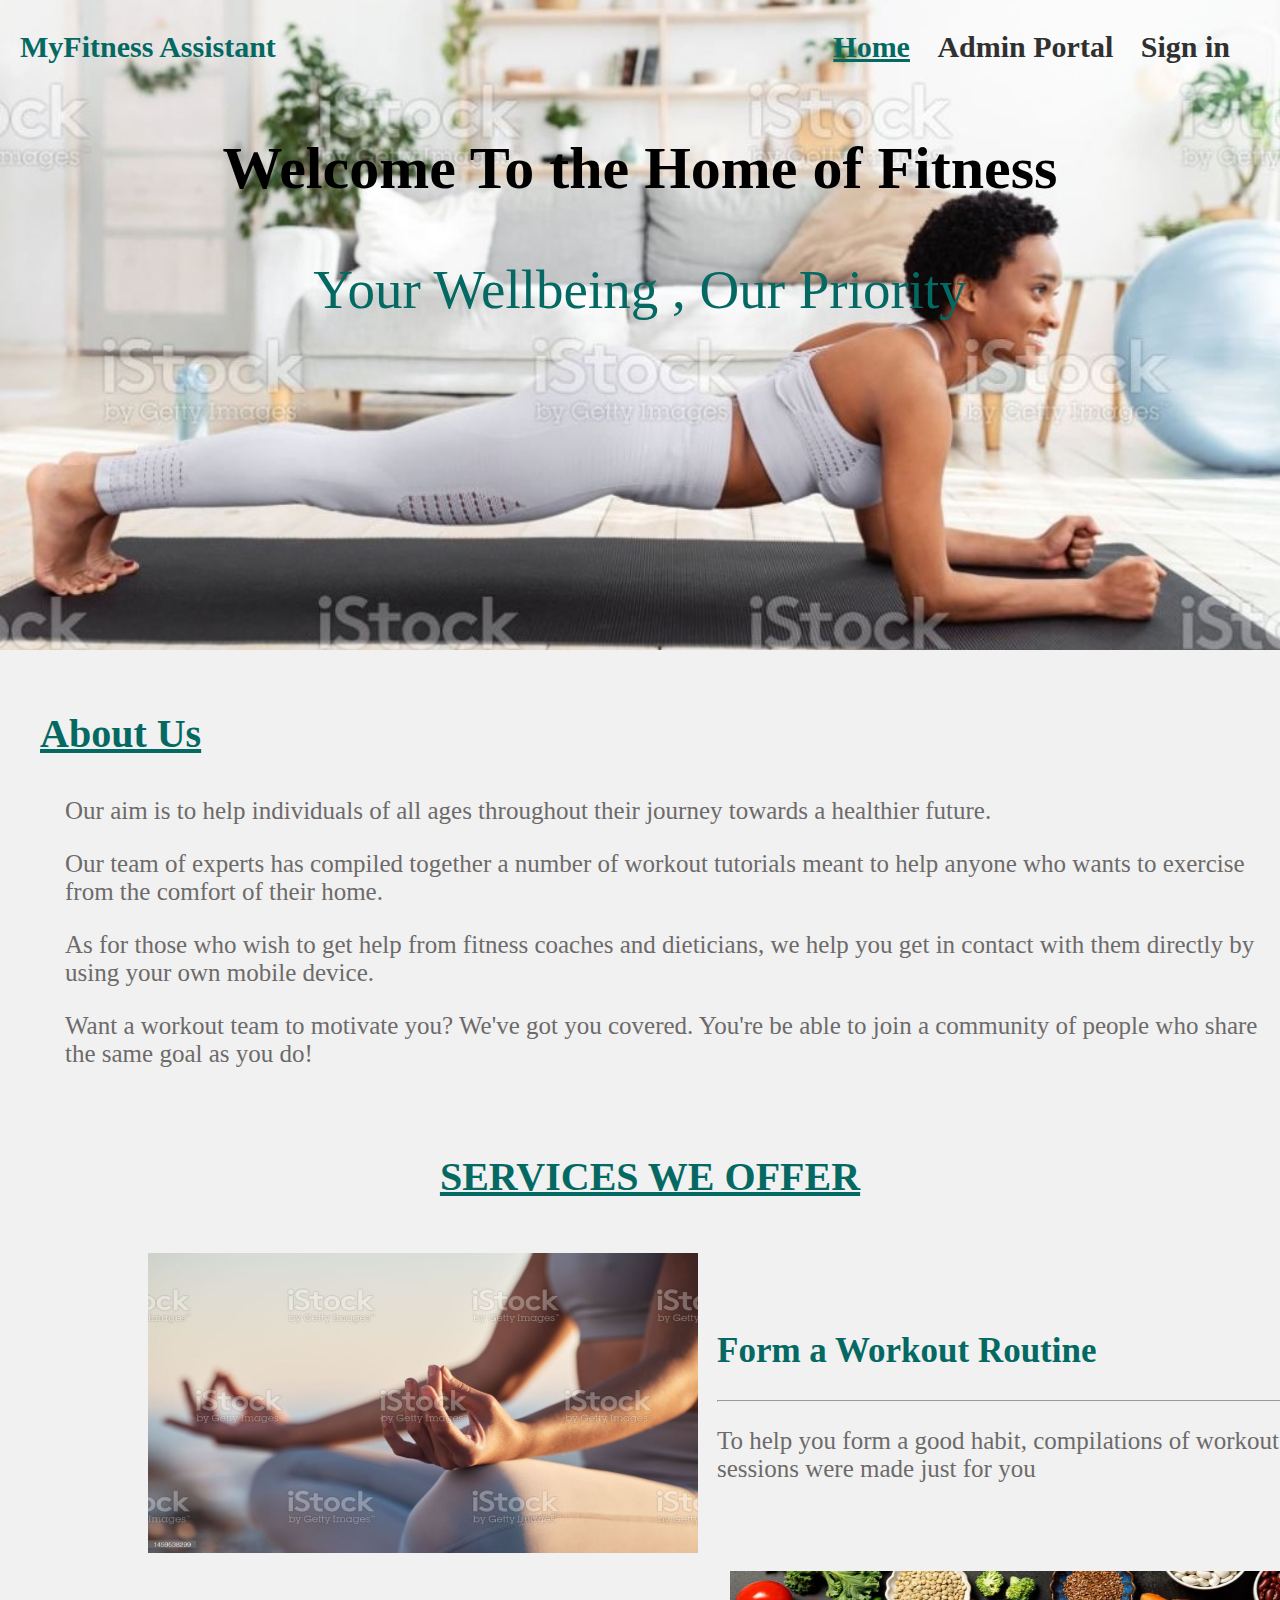
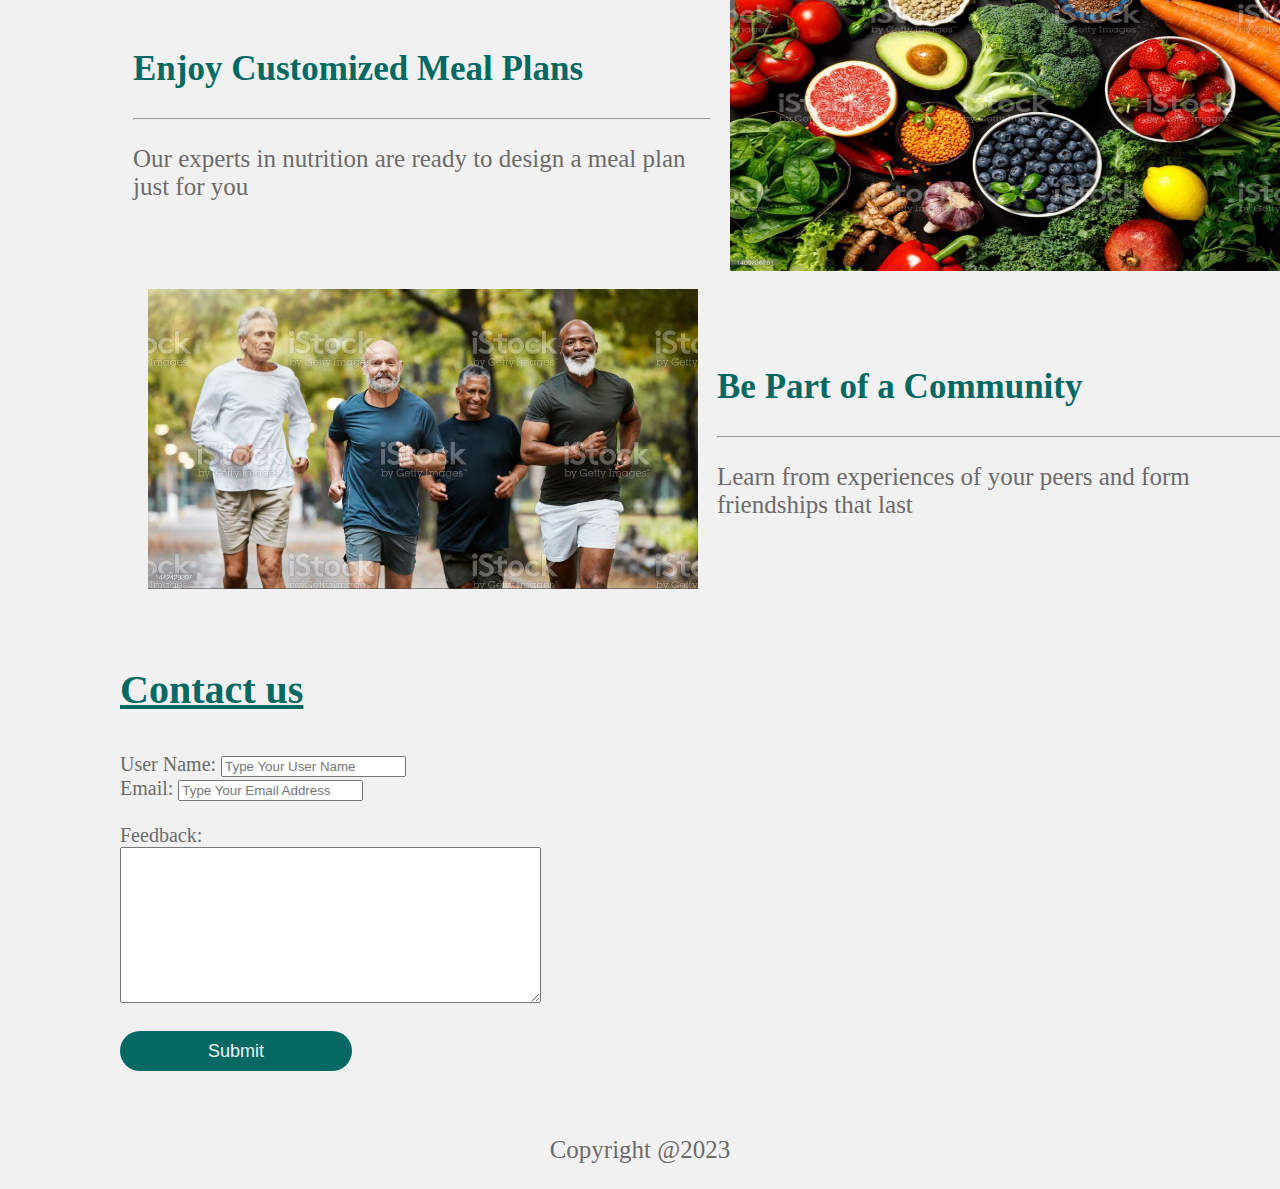
<file: index.html>
<!DOCTYPE html>
<html lang="en">
<head>
    <meta charset="UTF-8">
    <meta name="viewport" content="width=device-width, initial-scale=1.0">
    <link rel="stylesheet" href="style.css">
    <link rel="stylesheet" href="responsive.css">
    <title>My Fitness Assistant</title>
</head>
<body>
    <section class="header">        
        <div class="headerheading">
            <h3>MyFitness Assistant</h3>
            <div id="navbar">
                <ul>
                    <a class="active" href="index.html">Home</a>
                    <a href="admin.html">Admin Portal</a>
                    <a href="login.html">Sign in</a>
                </ul>
            </div>
        </div>
        <div id="hero">
            <h1>Welcome To the Home of Fitness</h1>
            <p>Your Wellbeing , Our Priority</p>
        </div>
        
    </section>
    
    <section id="aboutus">
        <h3>About Us</h3>
        <p>Our aim is to help individuals of all ages throughout their journey towards a healthier future. </p>

        <p>Our team of experts has compiled together a number of workout tutorials meant to help anyone who wants to exercise from the comfort of their home. </p>

        <p>As for those who wish to get help from fitness coaches and dieticians, we help you get in contact with them directly by using your own mobile device. </p>

        <p>Want a workout team to motivate you? We've got you covered. You're be able to join a community of people who share the same goal as you do!</p>

    </section>

    <section id="services">
        <h3>SERVICES WE OFFER</h3>

        <table>
            <tr><td colspan="2" >
                <img src="images/meditation1.JPG" alt="a woman doing yoga"/>
            </td><td>
                <h2>Form a Workout Routine </h2> <hr/>
                <p>  To help you form a good habit, compilations of workout sessions were made just for you   </p>
            </td></tr>
            <tr ><td>
                <h2>Enjoy Customized Meal Plans </h2> <hr/>
                <p>Our experts in nutrition are ready to design a meal plan just for you</p>
            </td><td colspan="2" >
                <img src="images/food1.JPG" alt="food" >
            </td></tr>
            <tr><td colspan="2" >
                <img src="images/community2.JPG" alt="a group of people jogging" />
            </td><td>
                <h2>Be Part of a Community </h2> <hr/>
                <p>Learn from experiences of your peers and form friendships that last</p>
               
            </td></tr>
        </table>
    

    </section>

    <section>
        <div>
            <form id="contacting">
                <h3><u>Contact us</u></h3>
                User Name: <input type="text" size="20" placeholder="Type Your User Name"/><br/>
                Email: <input type="email" size="20" placeholder="Type Your Email Address"/><br/><br/>
                
           Feedback:
           <br/>
             <textarea name="feedback" cols="50" rows="10"></textarea>
           <br/><br/>
                <input type="submit"  id="button" size="20" value="Submit"/>
                
            </form>
        </div>
    </section>

    <footer> 
        <p>Copyright @2023 </p>
    </footer>
    <script src="script.js"></script>
</body>
</html>
</file>
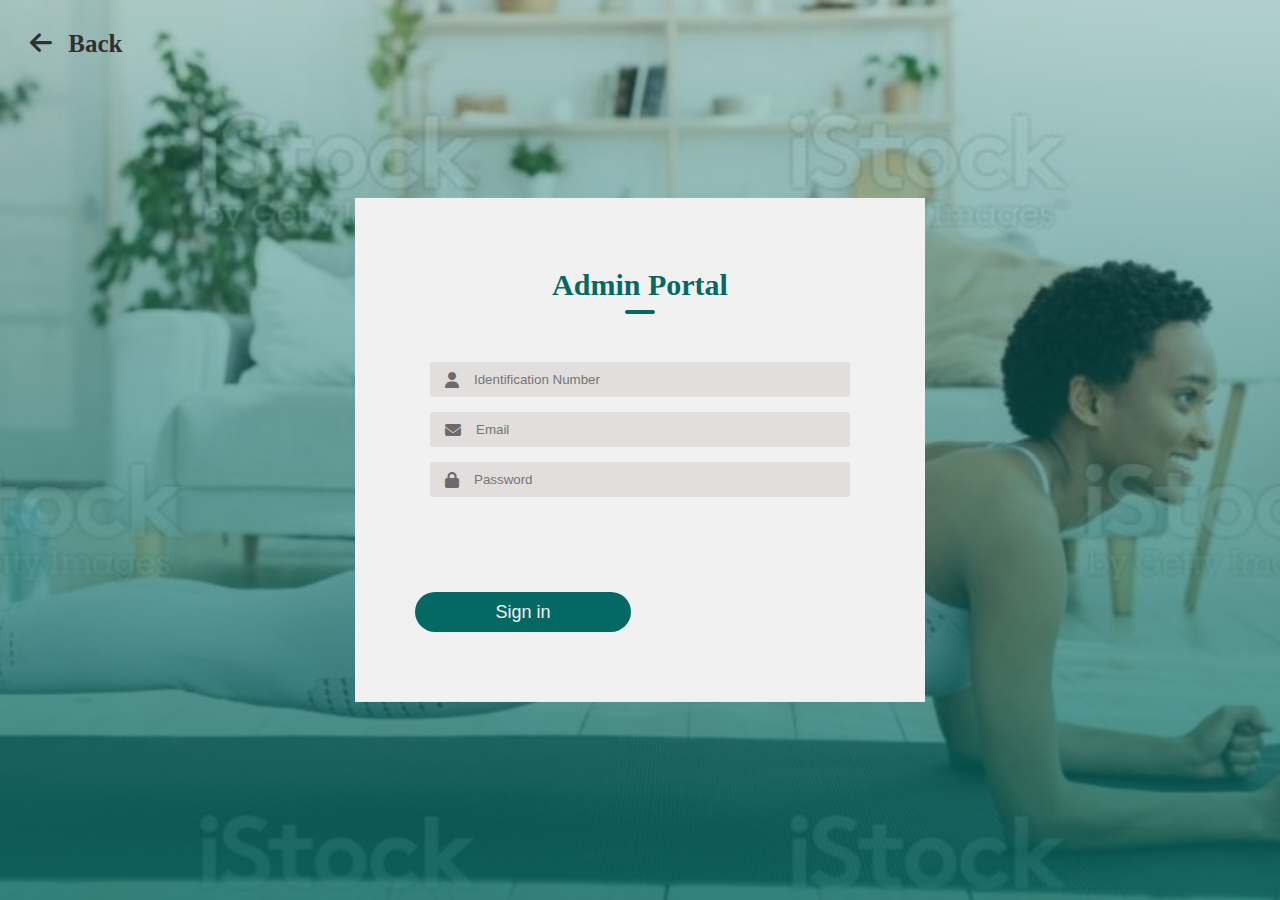
<file: admin.html>
<!DOCTYPE html>
<html lang="en">
<head>
    <meta charset="UTF-8">
    <meta name="viewport" content="width=device-width, initial-scale=1.0">
    <link rel="stylesheet" href="style.css">
    <link rel="stylesheet" href="Fontawesome/css/all.min.css"/>
    <title>Administrator</title>
</head>
<body>
    <div class="loginn">
        <div id="undo"><a href="index.html"><i class="fa-solid fa-arrow-left"></i> Back</a></div>
        <div class="form-box">
            <h1>Admin Portal</h1>
            <form action="">
              <div class="input-group ">

                <div class="input-field" id="nameField">
                       <i class="fa-solid fa-user"></i>
                       <input type="text" placeholder="Identification Number">
                </div>

                <div class="input-field">
                    <i class="fa-solid fa-envelope"></i>
                    <input type="email" placeholder="Email">
                </div>

                <div class="input-field">
                    <i class="fa-solid fa-lock"></i>
                    <input type="password" placeholder="Password">
             </div>

              </div> 
              <div class="btn-field">
                <button type="button">Sign in</button>
              </div>
            </form>
        </div>
    </div>

    <script src="script.js"></script>
</body>
</html>
</file>
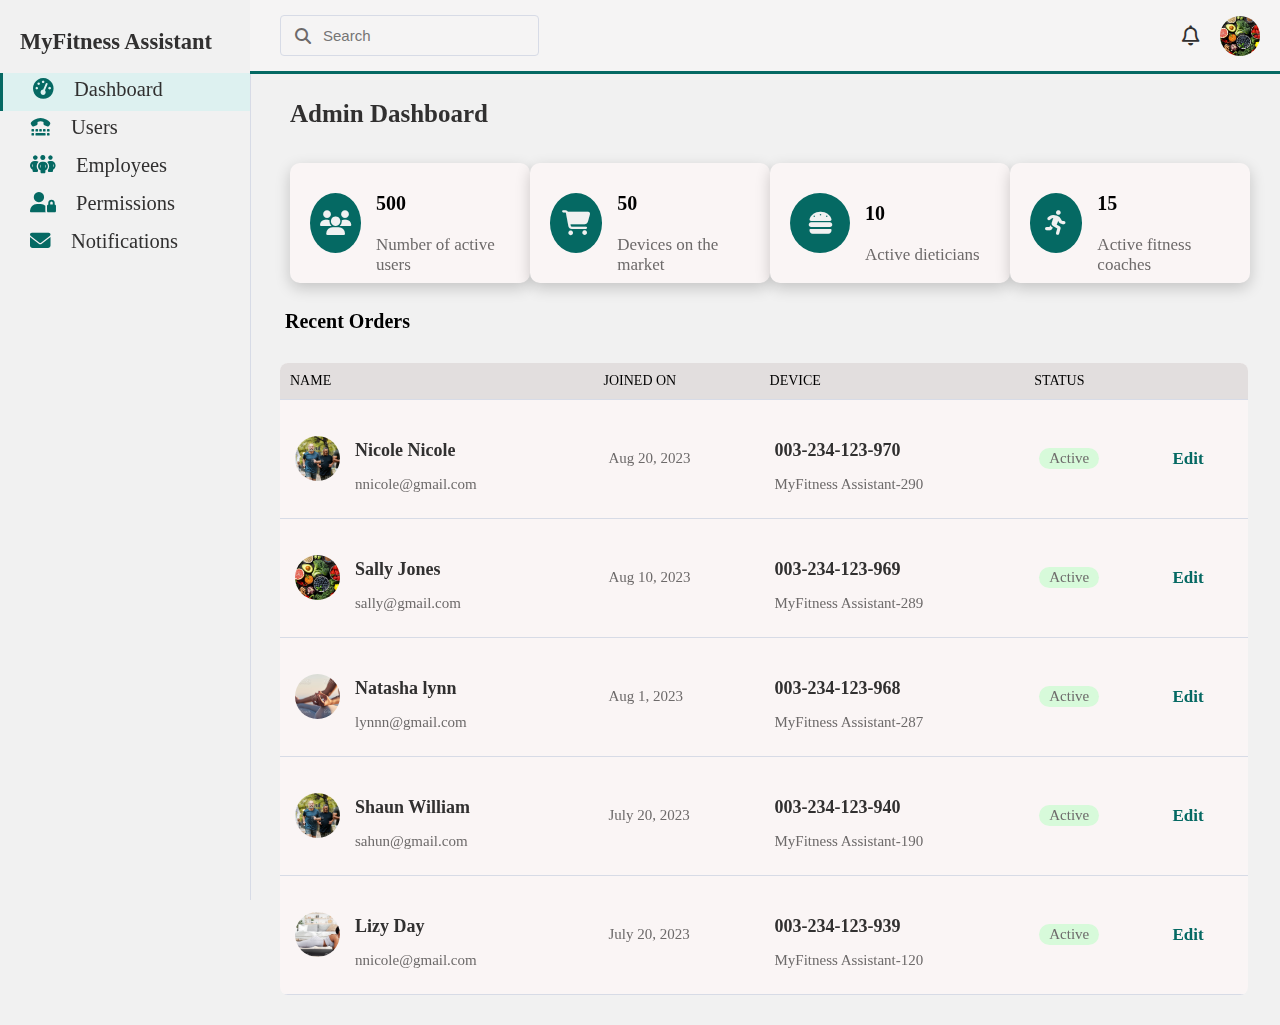
<file: Admindashboard.html>
<!DOCTYPE html>
<html lang="en">
<head>
    <meta charset="UTF-8">
    <meta name="viewport" content="width=device-width, initial-scale=1.0">
    <link rel="stylesheet" href="style.css">
    <link rel="stylesheet" href="style.css">
    <link rel="stylesheet" href="Fontawesome/css/all.min.css"/>
    <link rel="stylesheet" href="responsive.css">
    <script src="J-Query/jquery-3.7.0.min.js"></script>
    <title>Dashboard</title>
</head>
<body>
    <section class="mainoard">

        <section id="menu">
            <div class="logo">
                <h2>MyFitness Assistant</h2>
            </div>
            <div class="items">
                <li>
                    <a class="active" href="Admindashboard.html"><i class="fa-solid fa-gauge-high"></i>Dashboard</a>
                </li>
                <li> 
                    <a href="users.html"><i class="fa-solid fa-tty"></i>Users</a>
                </li>
                <li>
                    <a href="employees.html"><i class="fa-solid fa-people-group"></i>Employees</a>
                </li>
                <li>
                    <a href="#"><i class="fa-solid fa-user-lock"></i>Permissions</a>
                </li>
                <li>
                    <a href="#"><i class="fa-solid fa-envelope"></i>Notifications</a>
                </li>
            </div>
        </section>
        <section id="iterface">
            <div class="navigation">
                <div class="n1">
                    <div class="n2">
                        <div>
                            <i id="menubar" class="fa-solid fa-bars"></i>
                        </div>
                        <div class="search">
                            <i class="fa-solid fa-magnifying-glass"></i>
                            <input type="text" placeholder="Search">
                        </div>
                    </div>
                
                    <div class="profile">
                        <i class="fa-regular fa-bell"></i>
                        <img src="images/food1.JPG" alt="">
                    </div>
                </div>

            </div>
            <h3 class="boardtitle">
                Admin Dashboard
            </h3>
            <div class="values">
                <div class="valuebox">
                    <i class="fa-solid fa-users"></i>
                    <div>
                        <h3>500</h3>
                        <span>Number of active users</span>
                    </div>
                </div>

                <div class="valuebox">
                    <i class="fa-solid fa-cart-shopping"></i>
                    <div>
                        <h3>50</h3>
                        <span>Devices on the market</span>
                    </div>
                </div>

                <div class="valuebox">
                    <i class="fa-solid fa-burger"></i>
                    <div>
                        <h3>10</h3>
                        <span>Active dieticians</span>
                    </div>
                    
                </div>

                <div class="valuebox">
                    <i class="fa-solid fa-person-running"></i>
                    <div>
                        <h3>15</h3>
                        <span>Active fitness coaches</span>
                    </div>
                    
                </div>

            </div>
            <h4>Recent Orders</h4>
            <div class="board">
                
                <table width="100%">
                    <thead>
                        <td>Name</td>
                        <td>Joined on</td>         
                        <td>Device</td>
                        <td>Status</td>
                        <td></td>
                    </thead>
                    <tbody> 
                        <tr>

                            <td class="people">
                            <img src="images/community2.JPG" alt="profile">
                            <div class="peopledescription">
                                <h5>Nicole Nicole</h5>
                                <p>nnicole@gmail.com</p>
                            </div>
                        </td>
                        <td class="Joined"><p>Aug 20, 2023</p></td>
                        <td class="device">
                            <h5>003-234-123-970</h5>
                            <p>MyFitness Assistant-290</p>
                        </td>

                        <td class="Status"><p>Active</p></td>
                        <td class="Edit"><a href="#">Edit</a></td>

                        </tr>

                        <tr>

                            <td class="people">
                            <img src="images/food1.JPG" alt="profile">
                            <div class="peopledescription">
                                <h5>Sally Jones</h5>
                                <p>sally@gmail.com</p>
                            </div>
                        </td>
                        <td class="Joined"><p>Aug 10, 2023</p></td>
                        <td class="device">
                            <h5>003-234-123-969</h5>
                            <p>MyFitness Assistant-289</p>
                        </td>

                        <td class="Status"><p>Active</p></td>
                        <td class="Edit"><a href="#">Edit</a></td>

                        </tr>

                        <tr>

                            <td class="people">
                            <img src="images/meditation1.JPG" alt="profile">
                            <div class="peopledescription">
                                <h5>Natasha lynn</h5>
                                <p>lynnn@gmail.com</p>
                            </div>
                        </td>
                        <td class="Joined"><p>Aug 1, 2023</p></td>
                        <td class="device">
                            <h5>003-234-123-968</h5>
                            <p>MyFitness Assistant-287</p>
                        </td>

                        <td class="Status"><p>Active</p></td>
                        <td class="Edit"><a href="#">Edit</a></td>

                        </tr>

                        <tr>

                            <td class="people">
                            <img src="images/community2.JPG" alt="profile">
                            <div class="peopledescription">
                                <h5>Shaun William</h5>
                                <p>sahun@gmail.com</p>
                            </div>
                        </td>
                        <td class="Joined"><p>July 20, 2023</p></td>
                        <td class="device">
                            <h5>003-234-123-940</h5>
                            <p>MyFitness Assistant-190</p>
                        </td>

                        <td class="Status"><p>Active</p></td>
                        <td class="Edit"><a href="#">Edit</a></td>

                        </tr>

                        <tr>

                            <td class="people">
                            <img src="images/yoga1.jpg" alt="profile">
                            <div class="peopledescription">
                                <h5>Lizy Day</h5>
                                <p>nnicole@gmail.com</p>
                            </div>
                        </td>
                        <td class="Joined"><p>July 20, 2023</p></td>
                        <td class="device">
                            <h5>003-234-123-939</h5>
                            <p>MyFitness Assistant-120</p>
                        </td>

                        <td class="Status"><p>Active</p></td>
                        <td class="Edit"><a href="#">Edit</a></td>

                        </tr>
                    </tbody>
                </table>
            </div>

        </section>

    </section>
    
    <script>
        let menu = document.querySelector("#menu");
        let menubar = document.querySelector("#menubar");

        menubar.addEventListener("click", () =>{
             menu.classList.toggle("activee");
        });
    </script>
</body>
</html>
</file>
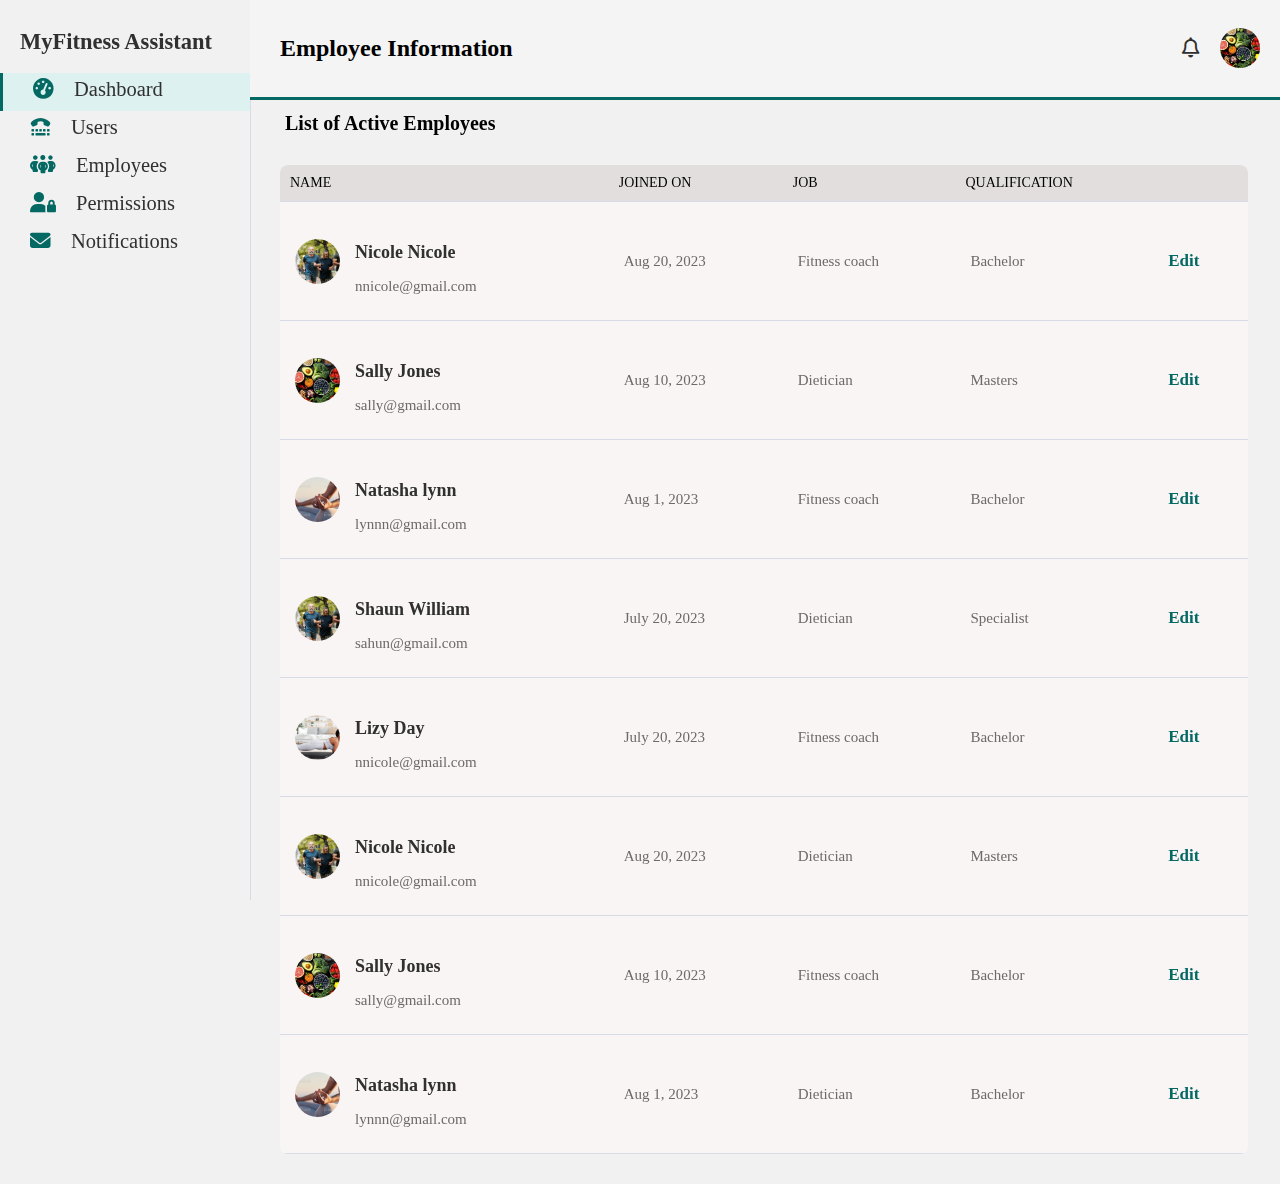
<file: employees.html>
<!DOCTYPE html>
<html lang="en">
<head>
    <meta charset="UTF-8">
    <meta name="viewport" content="width=device-width, initial-scale=1.0">
    <link rel="stylesheet" href="style.css">
    <link rel="stylesheet" href="style.css">
    <link rel="stylesheet" href="Fontawesome/css/all.min.css"/>
    <link rel="stylesheet" href="responsive.css">
    <script src="J-Query/jquery-3.7.0.min.js"></script>
    <title>Employees List</title>
</head>
<body>
    <section class="mainoard">

        <section id="menu">
            <div class="logo">
                <h2>MyFitness Assistant</h2>
            </div>
            <div class="items">
                <li>
                    <a class="active" href="Admindashboard.html"><i class="fa-solid fa-gauge-high"></i>Dashboard</a>
                </li>
                <li> 
                    <a href="users.html"><i class="fa-solid fa-tty"></i>Users</a>
                </li>
                <li>
                    <a href="employees.html"><i class="fa-solid fa-people-group"></i>Employees</a>
                </li>
                <li>
                    <a href="#"><i class="fa-solid fa-user-lock"></i>Permissions</a>
                </li>
                <li>
                    <a href="#"><i class="fa-solid fa-envelope"></i>Notifications</a>
                </li>
            </div>
        </section>
        <section id="iterface">
            <div class="navigation">
                <div class="n1">
                    <div class="n2">
                        <div>
                            <i id="menubar" class="fa-solid fa-bars"></i>
                        </div>
                        <div class="pagetitle"><h2>Employee Information</h2></div>
                    </div>
                
                    <div class="profile">
                        <i class="fa-regular fa-bell"></i>
                        <img src="images/food1.JPG" alt="">
                    </div>
                </div>

            </div>
            <h4 style="margin-top: 7rem;">List of Active Employees </h4>
            <div class="board">
                
                <table width="100%">
                    <thead>
                        <td>Name</td>
                        <td>Joined on</td>         
                        <td>Job</td>
                        <td>Qualification</td>
                        <td></td>
                    </thead>
                    <tbody> 
                        <tr>

                            <td class="people">
                            <img src="images/community2.JPG" alt="profile">
                            <div class="peopledescription">
                                <h5>Nicole Nicole</h5>
                                <p>nnicole@gmail.com</p>
                            </div>
                        </td>
                        <td class="Joined"><p>Aug 20, 2023</p></td>
                        <td class="device">
                            <p>Fitness coach</p>
                        </td>

                        <td ><p>Bachelor</p></td>
                        <td class="Edit"><a href="#">Edit</a></td>

                        </tr>

                        <tr>

                            <td class="people">
                            <img src="images/food1.JPG" alt="profile">
                            <div class="peopledescription">
                                <h5>Sally Jones</h5>
                                <p>sally@gmail.com</p>
                            </div>
                        </td>
                        <td class="Joined"><p>Aug 10, 2023</p></td>
                        <td class="device">
                            <p>Dietician</p>
                        </td>

                        <td ><p>Masters</p></td>
                        <td class="Edit"><a href="#">Edit</a></td>

                        </tr>

                        <tr>

                            <td class="people">
                            <img src="images/meditation1.JPG" alt="profile">
                            <div class="peopledescription">
                                <h5>Natasha lynn</h5>
                                <p>lynnn@gmail.com</p>
                            </div>
                        </td>
                        <td class="Joined"><p>Aug 1, 2023</p></td>
                        <td class="device">
                            <p>Fitness coach</p>
                        </td>

                        <td ><p>Bachelor</p></td>
                        <td class="Edit"><a href="#">Edit</a></td>

                        </tr>

                        <tr>

                            <td class="people">
                            <img src="images/community2.JPG" alt="profile">
                            <div class="peopledescription">
                                <h5>Shaun William</h5>
                                <p>sahun@gmail.com</p>
                            </div>
                        </td>
                        <td class="Joined"><p>July 20, 2023</p></td>
                        <td class="device">
                            <p>Dietician</p>
                        </td>

                        <td ><p>Specialist</p></td>
                        <td class="Edit"><a href="#">Edit</a></td>

                        </tr>

                        <tr>

                            <td class="people">
                            <img src="images/yoga1.jpg" alt="profile">
                            <div class="peopledescription">
                                <h5>Lizy Day</h5>
                                <p>nnicole@gmail.com</p>
                            </div>
                        </td>
                        <td class="Joined"><p>July 20, 2023</p></td>
                        <td class="device">
                            <p>Fitness coach</p>
                        </td>

                        <td ><p>Bachelor</p></td>
                        <td class="Edit"><a href="#">Edit</a></td>

                        </tr>

                        <tr>

                            <td class="people">
                            <img src="images/community2.JPG" alt="profile">
                            <div class="peopledescription">
                                <h5>Nicole Nicole</h5>
                                <p>nnicole@gmail.com</p>
                            </div>
                        </td>
                        <td class="Joined"><p>Aug 20, 2023</p></td>
                        <td class="device">
                            <p>Dietician</p>
                        </td>

                        <td ><p>Masters</p></td>
                        <td class="Edit"><a href="#">Edit</a></td>

                        </tr>

                        <tr>

                            <td class="people">
                            <img src="images/food1.JPG" alt="profile">
                            <div class="peopledescription">
                                <h5>Sally Jones</h5>
                                <p>sally@gmail.com</p>
                            </div>
                        </td>
                        <td class="Joined"><p>Aug 10, 2023</p></td>
                        <td class="device">
                            <p>Fitness coach</p>
                        </td>

                        <td ><p>Bachelor</p></td>
                        <td class="Edit"><a href="#">Edit</a></td>

                        </tr>

                        <tr>

                            <td class="people">
                            <img src="images/meditation1.JPG" alt="profile">
                            <div class="peopledescription">
                                <h5>Natasha lynn</h5>
                                <p>lynnn@gmail.com</p>
                            </div>
                        </td>
                        <td class="Joined"><p>Aug 1, 2023</p></td>
                        <td class="device">
                            <p>Dietician</p>
                        </td>
                        <td ><p>Bachelor</p></td>
                        <td class="Edit"><a href="#">Edit</a></td>

                        </tr>

                    </tbody>
                </table>
            </div>

        </section>

    </section>
    
    <script>
        let menu = document.querySelector("#menu");
        let menubar = document.querySelector("#menubar");

        menubar.addEventListener("click", () =>{
             menu.classList.toggle("activee");
        });
    </script>
</body>
</html>
</file>
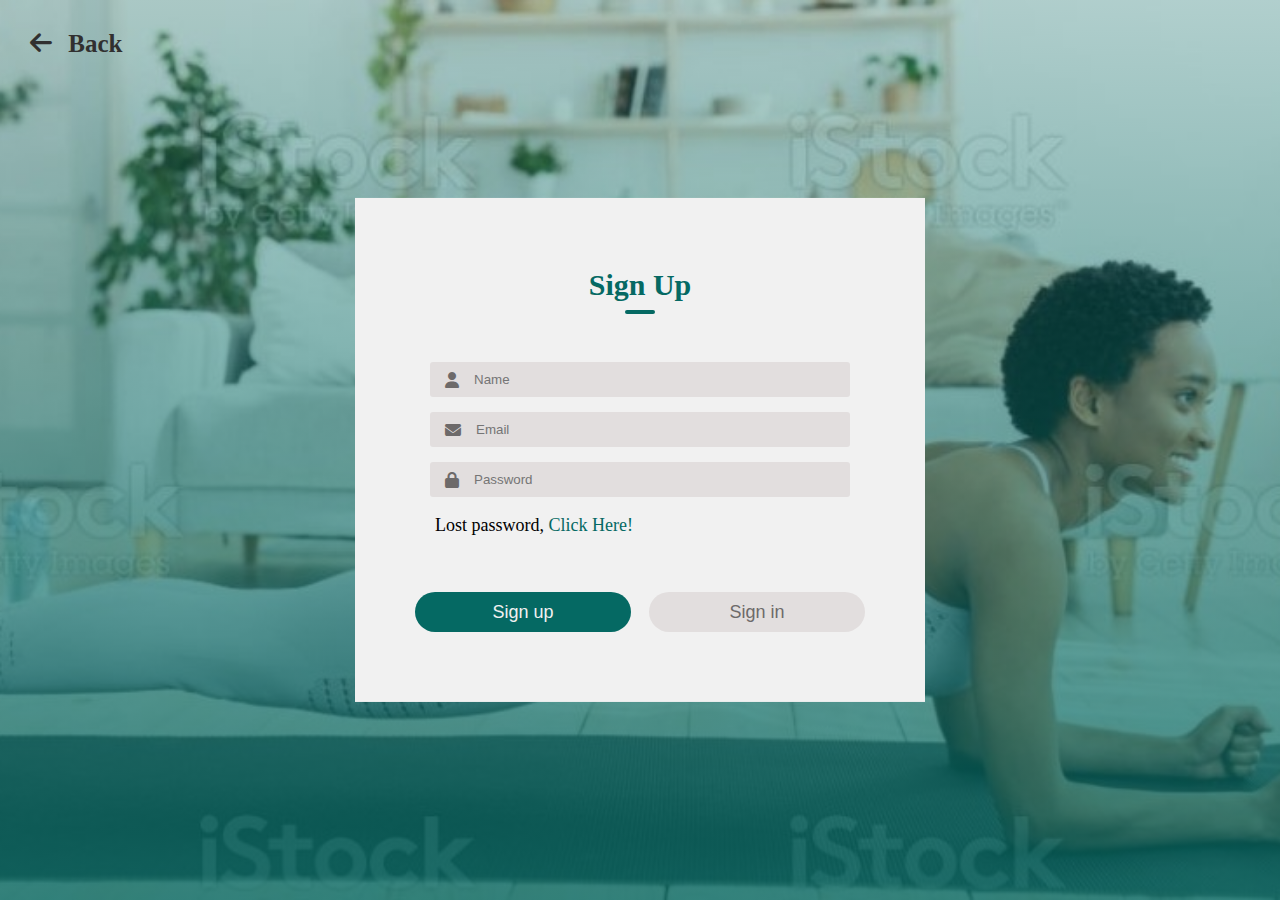
<file: login.html>
<!DOCTYPE html>
<html lang="en">
<head>
    <meta charset="UTF-8">
    <meta name="viewport" content="width=device-width, initial-scale=1.0">
    <link rel="stylesheet" href="style.css">
    <link rel="stylesheet" href="Fontawesome/css/all.min.css"/>
    <title>Login</title>
</head>
<body>
    <div class="loginn">
        <div id="undo"><a href="index.html"><i class="fa-solid fa-arrow-left"></i> Back</a></div>
        <div class="form-box">
            <h1 id="title">Sign Up</h1>
            <form action="">
              <div class="input-group ">

                <div class="input-field" id="nameField">
                       <i class="fa-solid fa-user"></i>
                       <input type="text" placeholder="Name">
                </div>

                <div class="input-field">
                    <i class="fa-solid fa-envelope"></i>
                    <input type="email" placeholder="Email">
                </div>

                <div class="input-field">
                    <i class="fa-solid fa-lock"></i>
                    <input type="password" placeholder="Password">
             </div>

             <p>Lost password, <a href="#">Click Here!</a></p>

              </div> 
              <div class="btn-field">
                <button type="button" id="signupBtn">Sign up</button>
                <button type="button"  class="disabled" id="signinBtn">Sign in</button>
              </div>
            </form>
        </div>
    </div>

    <script src="script.js"></script>
</body>
</html>
</file>
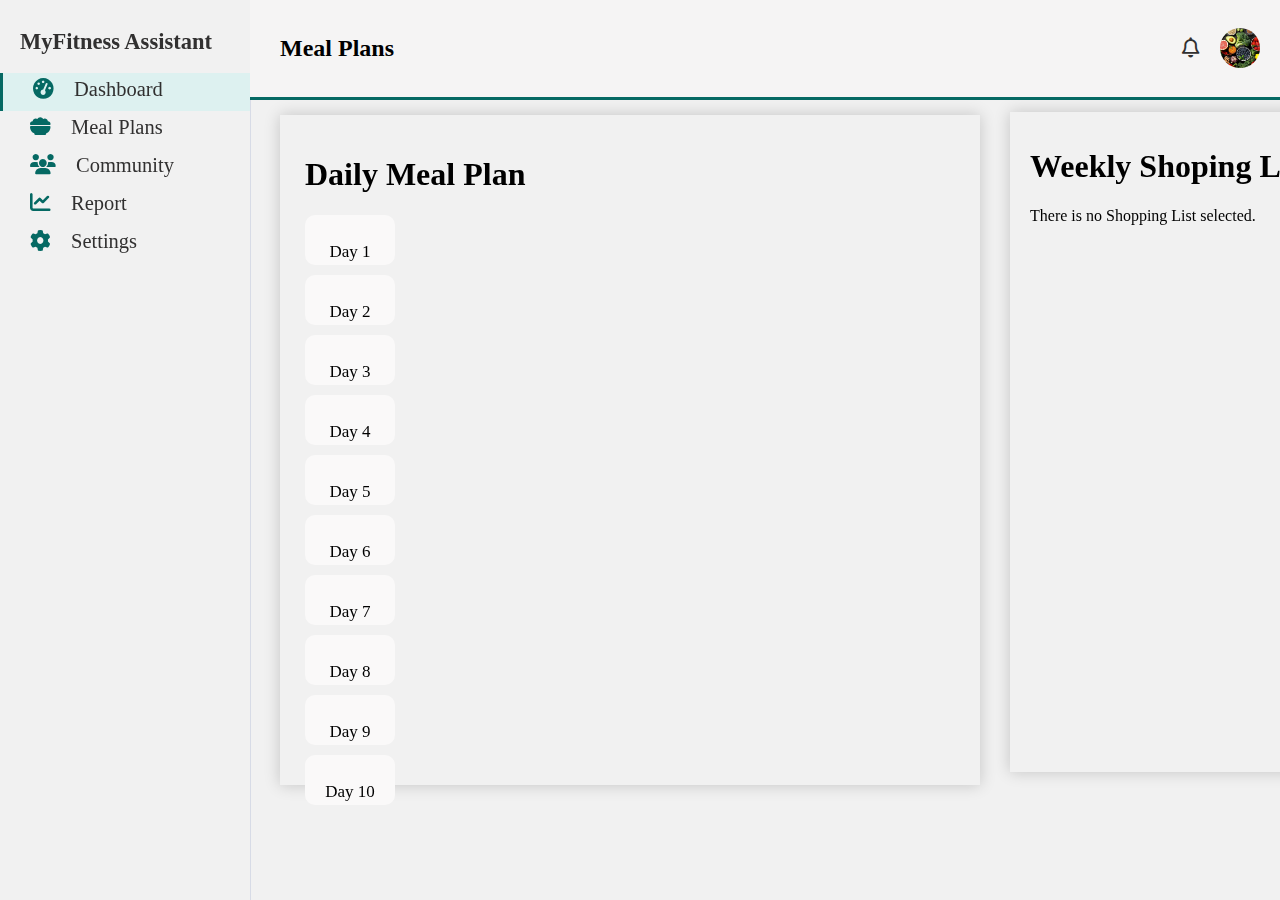
<file: meals.html>
<!DOCTYPE html>
<html lang="en">
<head>
    <meta charset="UTF-8">
    <meta name="viewport" content="width=device-width, initial-scale=1.0">
    <link rel="stylesheet" href="style.css">
    <link rel="stylesheet" href="Fontawesome/css/all.min.css"/>
    <link rel="stylesheet" href="responsive.css">
    <script src="J-Query/jquery-3.7.0.min.js"></script>
    <title>Meal Plans</title>
</head>
<body>
    <section class="mainoard">

        <section id="menu">
            <div class="logo">
                <h2>MyFitness Assistant</h2>
            </div>
            <div class="items">
                <li class="active" >
                    <a href="UserDashboard.html"><i class="fa-solid fa-gauge-high"></i>Dashboard</a>
                </li>
                <li> 
                    <a href="meals.html"><i class="fa-solid fa-bowl-food"></i>Meal Plans</a>
                </li>
                <li>
                    <a href="community.html"><i class="fa-solid fa-users"></i>Community</a>
                </li>
                <li>
                    <a href="report.html"><i class="fa-solid fa-chart-line"></i>Report</a>
                </li>
                <li>
                    <a href="settings.html"><i class="fa-solid fa-gear"></i>Settings</a>
                </li>
            </div>
        </section>
        <section id="iterface">
            <div class="navigation">
                <div class="n1">
                    <div class="n2">
                        <div>
                            <i id="menubar" class="fa-solid fa-bars"></i>
                        </div>
                        <div class="pagetitle"><h2>Meal Plans</h2></div>
                    </div>
                
                    <div class="profile">
                        <i class="fa-regular fa-bell"></i>
                        <img src="images/food1.JPG" alt="profile">
                    </div>
                </div>

            </div>
           
            <div class="userboard">
                <div class="userboard1">
                    <div class="meals">
                        <h1>Daily Meal Plan</h1>
                        <div class="mealcards">
                            <div class="mealcard">
                                <p>Day 1</p>
                            </div>
                            <div class="mealcard">
                                <p>Day 2</p>
                            </div>
                            <div class="mealcard">
                                <p>Day 3</p>
                            </div>
                            <div class="mealcard">
                                <p>Day 4</p>
                            </div>
                            <div class="mealcard">
                                <p>Day 5</p>
                            </div>
                            <div class="mealcard">
                                <p>Day 6</p>
                            </div>
                            <div class="mealcard">
                                <p>Day 7</p>
                            </div>
                            <div class="mealcard">
                                <p>Day 8</p>
                            </div>
                            <div class="mealcard">
                                <p>Day 9</p>
                            </div>
                            <div class="mealcard">
                                <p>Day 10</p>
                            </div>
                        </div>
                    </div>
                    
                </div>
                <div class="userboard2">
                   <div class="shoppinglist">
                    <h1>Weekly Shoping List</h1>
                    <p>There is no Shopping List selected.</p>
                   </div>
                </div>
            </div>
            
        </section>
     
    </section>
    
    <script>
        //responsive elements
        let menu = document.querySelector("#menu");
        let menubar = document.querySelector("#menubar");

        menubar.addEventListener("click", () =>{
             menu.classList.toggle("activee");
        });

        
    </script>
</body>
</html>
</file>
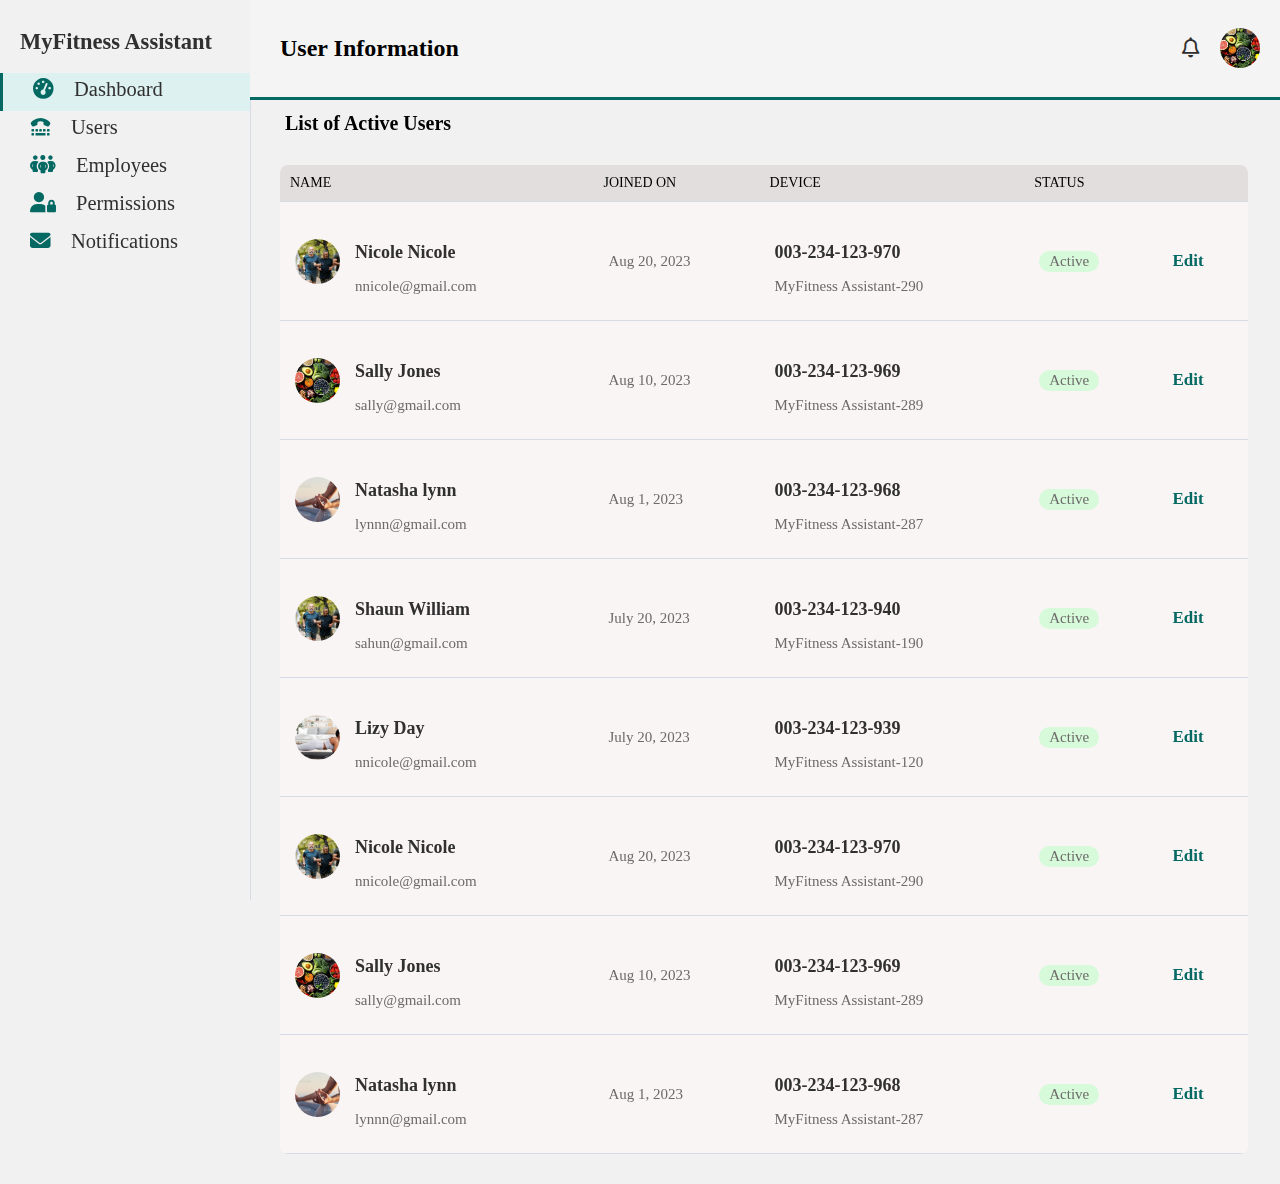
<file: users.html>
<!DOCTYPE html>
<html lang="en">
<head>
    <meta charset="UTF-8">
    <meta name="viewport" content="width=device-width, initial-scale=1.0">
    <link rel="stylesheet" href="style.css">
    <link rel="stylesheet" href="style.css">
    <link rel="stylesheet" href="Fontawesome/css/all.min.css"/>
    <link rel="stylesheet" href="responsive.css">
    <script src="J-Query/jquery-3.7.0.min.js"></script>
    <title>Users List</title>
</head>
<body>
    <section class="mainoard">

        <section id="menu">
            <div class="logo">
                <h2>MyFitness Assistant</h2>
            </div>
            <div class="items">
                <li>
                    <a class="active" href="Admindashboard.html"><i class="fa-solid fa-gauge-high"></i>Dashboard</a>
                </li>
                <li> 
                    <a href="users.html"><i class="fa-solid fa-tty"></i>Users</a>
                </li>
                <li>
                    <a href="employees.html"><i class="fa-solid fa-people-group"></i>Employees</a>
                </li>
                <li>
                    <a href="#"><i class="fa-solid fa-user-lock"></i>Permissions</a>
                </li>
                <li>
                    <a href="#"><i class="fa-solid fa-envelope"></i>Notifications</a>
                </li>
            </div>
        </section>
        <section id="iterface">
            <div class="navigation">
                <div class="n1">
                    <div class="n2">
                        <div>
                            <i id="menubar" class="fa-solid fa-bars"></i>
                        </div>
                        <div class="pagetitle"><h2>User Information</h2></div>
                    </div>
                
                    <div class="profile">
                        <i class="fa-regular fa-bell"></i>
                        <img src="images/food1.JPG" alt="">
                    </div>
                </div>

            </div>
            <h4 style="margin-top: 7rem;">List of Active Users </h4>
            <div class="board">
                
                <table width="100%">
                    <thead>
                        <td>Name</td>
                        <td>Joined on</td>         
                        <td>Device</td>
                        <td>Status</td>
                        <td></td>
                    </thead>
                    <tbody> 
                        <tr>

                            <td class="people">
                            <img src="images/community2.JPG" alt="profile">
                            <div class="peopledescription">
                                <h5>Nicole Nicole</h5>
                                <p>nnicole@gmail.com</p>
                            </div>
                        </td>
                        <td class="Joined"><p>Aug 20, 2023</p></td>
                        <td class="device">
                            <h5>003-234-123-970</h5>
                            <p>MyFitness Assistant-290</p>
                        </td>

                        <td class="Status"><p>Active</p></td>
                        <td class="Edit"><a href="#">Edit</a></td>

                        </tr>

                        <tr>

                            <td class="people">
                            <img src="images/food1.JPG" alt="profile">
                            <div class="peopledescription">
                                <h5>Sally Jones</h5>
                                <p>sally@gmail.com</p>
                            </div>
                        </td>
                        <td class="Joined"><p>Aug 10, 2023</p></td>
                        <td class="device">
                            <h5>003-234-123-969</h5>
                            <p>MyFitness Assistant-289</p>
                        </td>

                        <td class="Status"><p>Active</p></td>
                        <td class="Edit"><a href="#">Edit</a></td>

                        </tr>

                        <tr>

                            <td class="people">
                            <img src="images/meditation1.JPG" alt="profile">
                            <div class="peopledescription">
                                <h5>Natasha lynn</h5>
                                <p>lynnn@gmail.com</p>
                            </div>
                        </td>
                        <td class="Joined"><p>Aug 1, 2023</p></td>
                        <td class="device">
                            <h5>003-234-123-968</h5>
                            <p>MyFitness Assistant-287</p>
                        </td>

                        <td class="Status"><p>Active</p></td>
                        <td class="Edit"><a href="#">Edit</a></td>

                        </tr>

                        <tr>

                            <td class="people">
                            <img src="images/community2.JPG" alt="profile">
                            <div class="peopledescription">
                                <h5>Shaun William</h5>
                                <p>sahun@gmail.com</p>
                            </div>
                        </td>
                        <td class="Joined"><p>July 20, 2023</p></td>
                        <td class="device">
                            <h5>003-234-123-940</h5>
                            <p>MyFitness Assistant-190</p>
                        </td>

                        <td class="Status"><p>Active</p></td>
                        <td class="Edit"><a href="#">Edit</a></td>

                        </tr>

                        <tr>

                            <td class="people">
                            <img src="images/yoga1.jpg" alt="profile">
                            <div class="peopledescription">
                                <h5>Lizy Day</h5>
                                <p>nnicole@gmail.com</p>
                            </div>
                        </td>
                        <td class="Joined"><p>July 20, 2023</p></td>
                        <td class="device">
                            <h5>003-234-123-939</h5>
                            <p>MyFitness Assistant-120</p>
                        </td>

                        <td class="Status"><p>Active</p></td>
                        <td class="Edit"><a href="#">Edit</a></td>

                        </tr>

                        <tr>

                            <td class="people">
                            <img src="images/community2.JPG" alt="profile">
                            <div class="peopledescription">
                                <h5>Nicole Nicole</h5>
                                <p>nnicole@gmail.com</p>
                            </div>
                        </td>
                        <td class="Joined"><p>Aug 20, 2023</p></td>
                        <td class="device">
                            <h5>003-234-123-970</h5>
                            <p>MyFitness Assistant-290</p>
                        </td>

                        <td class="Status"><p>Active</p></td>
                        <td class="Edit"><a href="#">Edit</a></td>

                        </tr>

                        <tr>

                            <td class="people">
                            <img src="images/food1.JPG" alt="profile">
                            <div class="peopledescription">
                                <h5>Sally Jones</h5>
                                <p>sally@gmail.com</p>
                            </div>
                        </td>
                        <td class="Joined"><p>Aug 10, 2023</p></td>
                        <td class="device">
                            <h5>003-234-123-969</h5>
                            <p>MyFitness Assistant-289</p>
                        </td>

                        <td class="Status"><p>Active</p></td>
                        <td class="Edit"><a href="#">Edit</a></td>

                        </tr>

                        <tr>

                            <td class="people">
                            <img src="images/meditation1.JPG" alt="profile">
                            <div class="peopledescription">
                                <h5>Natasha lynn</h5>
                                <p>lynnn@gmail.com</p>
                            </div>
                        </td>
                        <td class="Joined"><p>Aug 1, 2023</p></td>
                        <td class="device">
                            <h5>003-234-123-968</h5>
                            <p>MyFitness Assistant-287</p>
                        </td>
                        <td class="Status"><p>Active</p></td>
                        <td class="Edit"><a href="#">Edit</a></td>

                        </tr>

                    </tbody>
                </table>
            </div>

        </section>

    </section>
    
    <script>
        let menu = document.querySelector("#menu");
        let menubar = document.querySelector("#menubar");

        menubar.addEventListener("click", () =>{
             menu.classList.toggle("activee");
        });
    </script>
</body>
</html>
</file>
<file: style.css>
:root{
    --textdefaultcolor:#000000;
    --textcolor1:#313030;
    --textcolor2:#6d6a6a;
    --maincolor:#056963;
    --maincolor1: #ddf1f0;
    --maincolor2:#a1e7e3;
    --bgcolor1:#f1f1f1;
    --bgcolor2:#e2dede;
    --bgcolor3:#d7dbe6;
    --bgcolor4:#faf5f5;
    --bgcolor5:#faf9f9;
}

body{
    background-color: var(--bgcolor1);
    margin: 0;
    padding: 0;
}

/*home page header section*/
.header{
    height: 650px;
    width: 100%;
    background-image: url(images/yoga1.jpg);
    background-size: cover;
}

.headerheading{
    display: flex;
    justify-content: space-between;
    padding: 0px 50px 0px 20px;
    transition: background 0.5s;
}

.headerheading .scrolled{
    background-color: var(--bgcolor1);
    position: sticky;
    top: 0;
    box-shadow: 0px 0px 15px 0px rgba(0, 0, 0, 0.19);
}

.headerheading h3{
    font-size: 30px;
    color: var(--maincolor);
}


#navbar{
    font-size: 30px;
    font-weight: 600;
}

#navbar ul a{
    padding-left: 20px; 
    text-decoration: none;
    color: var(--textcolor1);
}

#navbar ul a.active{
    color: var(--maincolor);
    text-decoration: underline;
}

#navbar ul a:hover{
    color: var(--maincolor);
}

#hero{
    text-align: center;
    height: 500px;
}

#hero h1{
    font-size: 60px;
    color: var(--textdefaultcolor);
}

#hero p{
    font-size: 55px;
    color: var(--maincolor);
}

/*About us section*/

#aboutus{
    padding:20px 0px 0px 40px ;
}

#aboutus h3{
    font-size: 40px;
    color: var(--maincolor);
    text-decoration: underline;
}

#aboutus p{
    font-size: 25px;
    color: var(--textcolor2);
    padding: 0px 20px 0px 25px;
}

/*services offered section*/

#services {
    padding: 20px 10px 0px 30px;
}

#services h3{
    font-size: 40px;
    text-decoration: underline;
    text-align: center; 
    color: var(--maincolor);
}

#services table{
    padding: 5px 0px 5px 100px;
}

#services table img{
    width: 550px;
    height: 300px;
    padding: 5px 15px 5px 15px;
}

#services table h2{
    color: var(--maincolor);
    font-size: 35px;
}

#services table p{
    color: var(--textcolor2);
    font-size: 25px;
}

/*contact us section*/

#contacting{
    padding:20px 0px 20px 120px;
    font-size: 20px;
    color: var(--textcolor2);
}

#contacting h3{
    font-size: 40px; 
    color: var(--maincolor);
}

#button{
    width: 20%;
    flex-basis: 48%;
    background: var(--maincolor);
    color: var(--bgcolor1);
    height: 40px;
    border-radius: 20px;
    font-size: 18px;
    border: none;
    cursor: pointer;
}

/*footer section*/

footer{
    background-color: var(--bgcolor1);
}

footer p{
    text-align: center;
    font-size: 25px;
    color: var(--textcolor2);
    padding: 20px 0 0px 0;
}

/*login and signup page*/

.loginn{
    width: 100%;
    height: 100vh;
    background-image: linear-gradient(rgba(5,105,99,0.3), rgba(5,105,99,0.8)),url(images/yoga1.jpg);
    background-position: center;
    background-size: cover;
    position: relative;
}

#undo{
    padding-top: 30px;
    padding-left: 30px;
}

#undo a{
    text-decoration: none;
    font-size: 25px;
    font-weight: 600;
    color: var(--textcolor1);
}
#undo a i{
    padding-right: 10px;
}

#undo a:hover{
    color: var(--bgcolor1);   
}

.form-box{
    width: 90%;
    max-width: 450px;
    position: absolute;
    top: 50%;
    left: 50%;
    transform: translate(-50%,-50%);
    background: var(--bgcolor1);
    padding: 50px 60px 70px;
    text-align: center;
}

.form-box h1{
    font-size: 30px;
    margin-bottom: 60px;
    color: var(--maincolor);
    position: relative;
}

.form-box h1::after{
    content: '';
    width: 30px;
    height: 4px;
    border-radius: 3px;
    background: var(--maincolor);
    position: absolute;
    bottom: -12px;
    left: 50%;
    transform: translate(-50%);
}

.input-field{
    background: var(--bgcolor2);
    margin: 15px;
    border-radius: 3px;
    display: flex;
    align-items: center;
    max-height: 65px;
    transition: max-height 0.5s;
    overflow: hidden;
}

.input-field input{
    width: 100%;
    background: transparent;
    border: 0;
    outline: 0;
    padding: 10px 15px;
}

.input-field i{
    margin-left: 15px;
    color: var(--textcolor2);
}

form p{
     text-align: left;
     font-size: 18px;
     padding-left: 20px;
}

form p a{
    text-decoration: none;
    color: var(--maincolor);
}

.btn-field{
    width: 100%;
    display: flex;
    justify-content: space-between;
}

.btn-field button{
    flex-basis: 48%;
    background: var(--maincolor);
    color: var(--bgcolor1);
    height: 40px;
    border-radius: 20px;
    font-size: 18px;
    border: 0;
    outline: 0;
    cursor: pointer;
    transition: background 1s;
}

.input-group{
    height: 230px;
}

.btn-field button.disabled{
    background: var(--bgcolor2);
    color: var(--textcolor2);
}

/*dashboards features*/
body{
    margin: 0;
    padding: 0;
}

.mainoard{
    margin: 0;
    padding: 0;
    width: 100%;
    background-color: var(--bgcolor1);
    position: relative;
    display: flex;
}

#menu{
    width: 250px;
    height: 100%;
    border-right: 1px solid var(--bgcolor3);
    position: fixed;
    top: 0;
    left: 0;
}

#menu .logo{
    color: var(--textcolor1);
    padding: 10px 0 0 20px ;
    font-size: 15px;
}

#menu .items{
    font-size: 20.5px;
}

#menu .items li{
    list-style: none;
    padding: 5px 0 10px 30px;
    transition: 0.3s ease;
}

#menu .items li a{
    color:var(--textcolor1) ;
    text-decoration: none;
    font-weight: 300px;
    transition: 0.3s ease;
}

#menu .items li a i{
    margin-right: 20px;
    color: var(--maincolor);
}

#menu .items li:hover{
    background-color: var(--bgcolor2); 
}

#menu .items li:nth-child(1){
    border-left: 3px solid var(--maincolor);
    background-color: var(--maincolor1);
}

#menu .items li a:hover{
    color: var(--maincolor);
}

#iterface{
    width: calc( 100% - 250px);
    margin-left: 250px;
    position: relative;
}

#iterface .navigation{
    scroll-margin-top: 0;
}

#iterface .navigation .n1{
    display: flex;
    justify-content: space-between;
    align-items: center;
    background: #f5f4f4;
    padding: 15px 30px;
    position: fixed;
    border-bottom: 3px solid var(--maincolor);
    width: calc( 100% - 300px);
    
}
.n2{
    display: flex;
    justify-content: flex-start;
    align-items: center;
}

#menubar{
    color: var(--textcolor1);
    font-size: 20px;
    cursor: pointer;
    margin-right: 20px;
    display: none;
}

#iterface .navigation .n1 .search{
    display: flex;
    justify-content: flex-start;
    align-items: center;
    padding: 10px 14px;
    border: 1px solid var(--bgcolor3);
    border-radius: 4px;
}

#iterface .navigation .n1 .search input{
    border: none;
    outline: none;
    font-size: 15px;
    background: transparent;
}

#iterface .navigation .n1 .search i{
    margin-right: 10px;
    color: var(--textcolor2);
}

#iterface .navigation .n1 .profile{
    display: flex;
    justify-content: flex-start;
    align-items: center;
}

#iterface .navigation .n1 .profile i{
    margin-right: 20px;
    color: var(--textcolor1);
    font-size: 20px;
    font-weight: 400;
}

#iterface .navigation .n1 .profile img{
    width: 40px;
    height: 40px;
    object-fit: cover;
    border-radius: 50%;
}

.boardtitle{
    color: var(--textcolor1);
    padding: 30px 30px 0px 40px;
    font-size: 25px;
    font-weight: 700;
    margin-top: 70px;
}

.values{
    padding: 10px 30px 0px 40px; 
    display: flex;
    justify-content: space-between;
    align-items: center;
    flex-wrap: wrap;
}

.values .valuebox{
   display: flex;
   justify-content: flex-start;
   align-items: center;
   box-shadow:0 5px 15px rgba(0, 0, 0, 0.19);
   width: 200px;
   height: 100px;
   padding: 10px 20px;
   border-radius: 10px;
   background-color: var(--bgcolor4);
}

.values .valuebox i{
    font-size: 25px;
    width: 60px;
    height: 60px;
    text-align: center;
    line-height: 60px;
    border-radius: 50%;
    color: var(--bgcolor1);
    background: var(--maincolor);
    margin-right: 15px;
}

.values .valuebox h3{
    font-size: 20px;
    font-weight: 600;
}

.values .valuebox span{
    font-size: 17px;
    color: var(--textcolor2);
}

#iterface h4{
    margin-left: 35px;
    font-size: 20px;
}

.board{
    width: 94%;
    margin: 30px 0 30px 30px ;
    overflow: auto;
    background-color: var(--bgcolor4);
    border-radius: 8px;
}

.board img{
    width: 45px;
    height: 45px;
    object-fit: cover;
    border-radius: 50%;
    margin-right: 15px;
}

.board h5{
    font-weight: 600;
     font-size: 18px;
     color: var(--textcolor1);
     margin-bottom: 0 ;
}

.board p{
    font-weight: 400;
     font-size: 15px;
     color: var(--textcolor2);
}

.board .people{
    display: flex;
    justify-content: flex-start;
    align-items: center;
    text-align: start;
}

.board table{
    border-collapse: collapse;
}

.board table tr{
    border-bottom: 1px solid var(--bgcolor3);
}

.board table thead td{
    font-size: 14px;
    text-transform: uppercase;
    font-weight: 400;
    background-color: var(--bgcolor2);
    text-align: start;
    padding: 10px;
}

.board table tbody tr td{
    padding: 10px 15px;
}

.Status p{
    background-color: #d7fada;
    padding: 2px 10px;
    display: inline-block;
    border-radius: 20px;
}

.Edit a{
    text-decoration: none;
    font-size: 17px;
    color: var(--maincolor);
    font-weight: 600;
}

/*user dashboard*/

.userboard{
    display: flex;
    width: calc(100%-250px);
}

.userboard .userboard1{
    width: auto;
    max-width: 800px;
    padding: 3px 30px 20px 30px;
}

.userboard .userboard1 .grettingbox{
    background-color: var(--maincolor1);
    margin-top: 7rem;
    padding: 10px 20px;
    border-radius: 20px;
}

.userboard .userboard1 .grettingbox p{
    font-size: 20px;
    color: var(--maincolor);
    padding-left: 20px;
}

.userboard .userboard1 .grettingbox p strong{
    color: var(--textcolor1);
}

.userboard .userboard1 .activity{
    margin-top: 2rem;
}

.userboard .userboard1 .activity .zcards{
    display: flex;
    padding-bottom: 20px;
    gap: 20px;
}

.userboard .userboard1 .activity .zcards .zcard{
    display: flex;
    justify-content: space-between;
    align-items: center;
    width: 200px;
    height: 100px;
    padding: 10px 15px;
    border-radius: 15px;
    box-shadow: 0px 0px 15px 0px rgba(0, 0, 0, 0.09);
}

.userboard .userboard1 .activity .zcards .zcard i{
    color: var(--maincolor);
    font-size: 35px;
    padding-right: 15px;
}

.userboard .userboard1 .activity .zcards .zcard p{
    font-size: 18px;
    font-weight: 400;
    padding-left: 10px;
}

.userboard .userboard1 .activity .zcards .zcard p strong{
    font-size: 25px;
    font-weight: 700;
}

.userboard .userboard1 .activity .chart1{
    background-color: var(--bgcolor4);
    padding: 10px 20px;
    border-radius: 20px;
}

.userboard .userboard1 .activity .chart1 #progresschart1{
height: 300px;
}

.userboard .userboard2{
    margin-top: 7rem; 
}




/*report page*/

.calendar11{
    margin-top: 7em;
    width: 100%;
    max-width: 500px;
    padding: 30px 20px;
    border-radius: 10px;
    background-color: var(--bgcolor1);
    box-shadow: 0px 0px 15px 0px rgba(0, 0, 0, 0.19);
}

.calendar11 .calendarhead{
    display: flex;
    justify-content: space-between;
    align-items: center;
    margin-top: 10px;
    padding-bottom: 10px;
    border-bottom: 1px solid var(--bgcolor3);
}

.calendar11 .calendarhead .calendarmonth{
    display: flex;
    align-items: center;
    font-size: 20px;
    font-weight: 600;
    color: var(--textcolor1);
}

.calendar11 .calendarhead .calendarbuttons{
    display: flex;
    gap: 10px;
}

.calendar11 .calendarhead .calendarbuttons .calendarbutton{
    width: 40px;
    height: 30px;
    display: flex;
    align-items: center;
    justify-content: center;
    border-radius: 5px;
    color: var(--maincolor1);
    background-color: var(--maincolor);
    font-size: 16px;
    cursor: pointer;
    transition: all 0.3s;
}

.calendar11 .calendarhead .calendarbuttons .calendarbutton:hover{
    background-color: var(--maincolor1);
    color: var(--maincolor);
    transform: scale(1.05);
}

.calendar11 .calendarweekdays{
    display: flex;
    gap: 10px;
    margin-bottom: 10px;
    margin-top: 15px;
}

.calendar11 .calendarweekdays .day{
    width: calc(100% / 7 - 10px);
    text-align: center;
    font-size: 16px;
    font-weight: 600;
}

.calendar11 .calendardays{
    display: flex;
    flex-wrap: wrap;
    gap: 10px;
}

.calendar11 .calendardays .day{
    width: calc(100% / 7 - 10px);
    height: 45px;
    display: flex;
    align-items: center;
    justify-content: center;
    border-radius: 5px;
    font-size: 16px;
    font-weight: 400;
    color: var(--textcolor1);
    background-color: var(--bgcolor5);
    transition: all 0.3s;
}

.calendar11 .calendardays .day:not(.next):not(.prev):hover{
    color: var(--maincolor1);
    background-color: var(--maincolor);
    font-weight: 600;
    transform: scale(1.05);
}

.calendar11 .calendardays .day.today{
    color: var(--maincolor);
    background-color: var(--maincolor1);
    font-weight: 600;
}

.calendar11 .calendardays .day.next,
.calendar11 .calendardays .day.prev{
    color:#ccc;
}

.userboard .userboard2 .chart11 .progresschart{
    width: auto;
    max-width: 500px;
}

.userboard .userboard2 .reportcard{
    width: 490px;
    border-radius: 10px;
    background-color: var(--bgcolor5);
    box-shadow: 0px 0px 15px 0px rgba(0, 0, 0, 0.19);
}

.userboard .userboard2 .reportcard .weightloss{
    padding: 25px 20px 15px 20px;
}

.userboard .userboard2 .reportcard .weightloss #paragraphh{
    font-size: 18px;
    font-weight: 700;
    color: var(--maincolor);
}

.userboard .userboard2 .reportcard .weightloss .challenge{
    display: flex;
    gap: 20px;
}

.userboard .userboard2 .reportcard .weightloss .challenge .weight{
    background-color: var(--maincolor);
    width: 210px;
    color: var(--bgcolor1);
    border-radius: 10px;
    display: flex;
    align-items: center;
}

.userboard .userboard2 .reportcard .weightloss .challenge .weight i{
    padding: 0px 15px;
    font-size: 25px;
}
.userboard .userboard2 .reportcard .weightloss .challenge .weight span {
    padding-left: 10px;
}

.userboard .userboard2 .reportcard .weightloss .challenge .weight span p strong{
    font-weight: 700;
}

.userboard .userboard2 .reportcard .weightloss .workoutinfo{
    display: flex;
    justify-content: space-between;
    background-color: var(--maincolor);
    border-radius: 10px;
    width: 440px;

}

.userboard .userboard2 .reportcard .weightloss .workoutinfo span{
    padding: 5px 25px;
    color: var(--bgcolor5);
}

.userboard .userboard2 .BMI{
    margin-top: 20px;
    width: 490px;
    border-radius: 10px;
    box-shadow: 0px 0px 15px 0px rgba(0, 0, 0, 0.19);
}

.userboard .userboard2 .BMI p{
    padding: 20px 30px;
    font-size: 20px;
}

.userboard .userboard2 .BMI p input{
    border: none;
    background-color: transparent;
    padding: 5px;
    outline: none;
    border-bottom: 1px solid var(--textcolor1);
}

.userboard .userboard2 .BMI button{
    padding: 10px;
    margin-left: 25px;
    font-size: 17px;
    cursor: pointer;
}

/*Meal plan*/

.meals{
    margin-top: 7rem;
    width: 650px;
    height: 70vh;
    box-shadow: 0px 0px 15px 0px rgba(0, 0, 0, 0.19);
    padding: 20px 25px;
}

.meals .mealcards{
    display: grid;
    grid-template-rows: 7r;
    gap: 10px;
}

.mealcards .mealcard{
    background-color: var(--bgcolor5);
    width: 90px;
    height: 50px;
    border-radius: 10px;
}

.mealcards .mealcard p{
    text-align: center;
    padding: 10px ;
    font-size: 17px;
}

.shoppinglist{
    width: 300px;
    min-height: 70vh;
    box-shadow: 0px 0px 15px 0px rgba(0, 0, 0, 0.19);
    padding: 15px 20px;
}
</file>
<file: responsive.css>
@media (max-width: 821px) {

    /*Landing Page*/
    
    .header {
        background-size: 830px 670px;
    }

    .headerheading {
        padding: 0px 25px 0px 20px;
    }

    .headerheading h3 {
        font-size: 25px;
    }

    #navbar {
        font-size: 25px;
    }

    #hero {
        margin-top: 80px;
    }

    #hero h1 {
        font-size: 50px;
    }

    #hero p {
        font-size: 50px;
    }

    #services table {
        width: 80%;
        margin: 5px;
    }

    #services table img {
        width: 300px;
        height: 150px;
    }

    footer {
        margin-bottom: 0;
    }

    footer p {
        
        font-size: 25px;
        padding: 20px 0 10px 0;
    }

    /*Admin dashboard*/
    #menu {
        width: 220px;
        position: fixed;
        left: -220px;
        transition: 0.3s ease;
    }

    #menu.activee{
        left: 0px;
    }

    #menubar{
        display: initial;
    }

    #iterface {
        width: 100%;
        margin-left: 0px;
        display: inline-block;
        transition: 0.3s ease;
    }

    #menu.activee~#iterface{
        width: calc(100% - 220px);
        margin-left: 220px;
        transition: 0.3s ease;
    }

    #iterface .navigation .n1 {
        width: 92%;
    }

    .values {
        padding: 10px 30px 0px 40px;
        justify-content: flex-start;
    }

    .values .valuebox { 
        padding: 10px 20px;
        margin: 10px 30px 10px 0px;
    }

    .board {
        width: 92%;
        padding: 0;
        overflow: auto;
    }

    table{
        width: 100%;
        border-collapse: collapse;
    }
}


@media (max-width: 477px) {
    #iterface .navigation .n1 {
        padding: 15px;
    }

    #iterface .navigation .n1 .profile img {
        width: 35px;
        height: 35px;
        
    }

    #iterface .navigation .n1 .search {
        width: 150px;
    }
    
    .boardtitle {
        padding: 20px 15px 0px 15px;
    }

    .values {
        padding: 10px 15px 0px 15px;
    }

    .values .valuebox {
        width: 100%;
        margin: 8px 0;
    }

    .board {
        margin: 30px 15px 30px 15px;
    }
}
</file>
